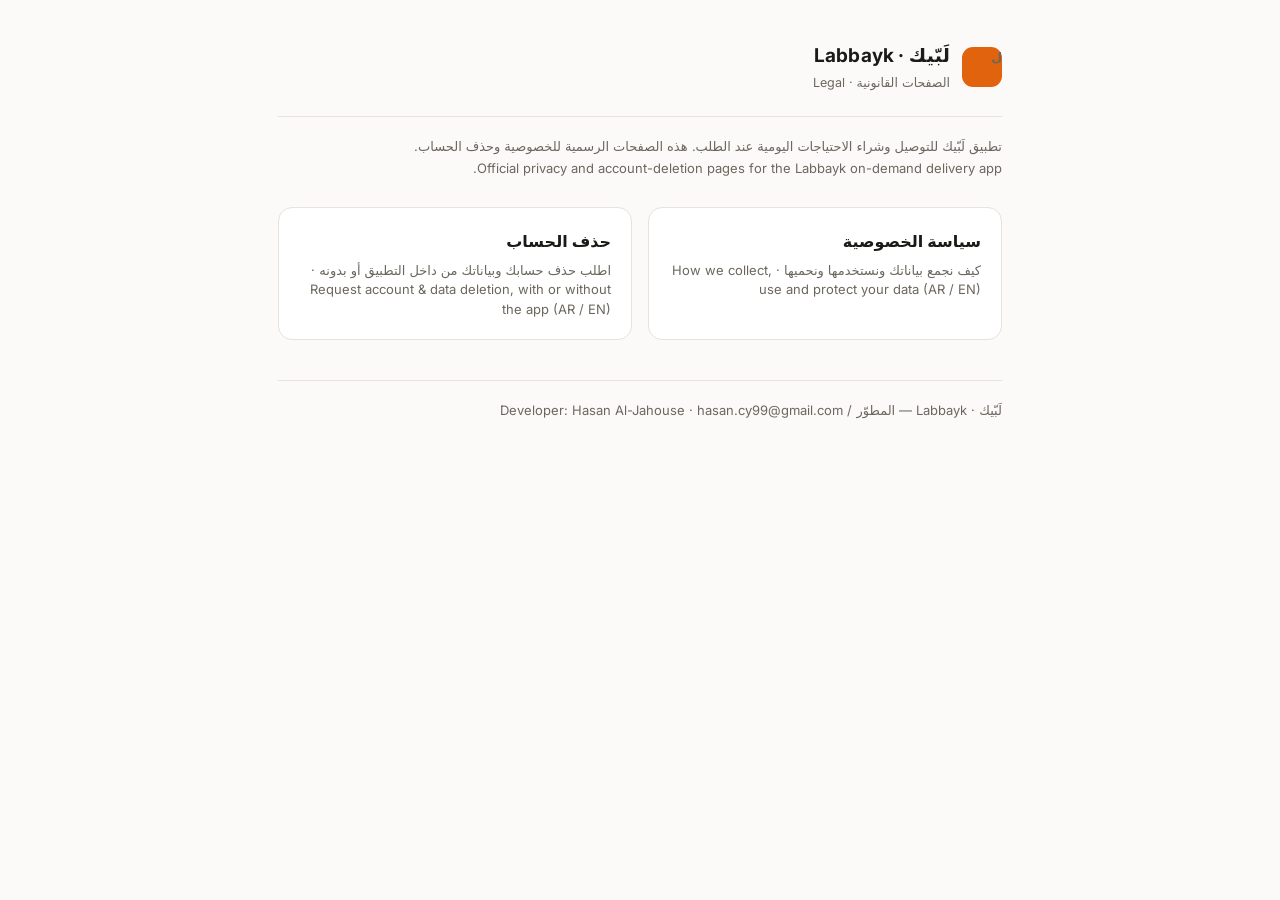
<file: index.html>
<!doctype html>
<html lang="ar" dir="rtl">
<head>
<meta charset="utf-8">
<meta name="viewport" content="width=device-width, initial-scale=1, viewport-fit=cover">
<title>لَبّيك — الصفحات القانونية | Labbayk Legal</title>
<meta name="description" content="الصفحات القانونية لتطبيق لَبّيك: سياسة الخصوصية وحذف الحساب — Labbayk legal pages: Privacy Policy and Account Deletion.">
<link rel="preconnect" href="https://fonts.googleapis.com">
<link rel="preconnect" href="https://fonts.gstatic.com" crossorigin>
<link rel="stylesheet" href="https://fonts.googleapis.com/css2?family=Cairo:wght@400;600;700&family=Inter:wght@400;600;700&display=swap">
<link rel="stylesheet" href="styles.css">
</head>
<body>
<div class="wrap">
  <header>
    <div class="brand">
      <span class="logo" aria-hidden="true">ل</span>
      <div><b>لَبّيك · Labbayk</b><span>الصفحات القانونية · Legal</span></div>
    </div>
  </header>

  <p class="meta" style="direction:rtl;text-align:right">تطبيق لَبّيك للتوصيل وشراء الاحتياجات اليومية عند الطلب. هذه الصفحات الرسمية للخصوصية وحذف الحساب.<br>Official privacy and account-deletion pages for the Labbayk on-demand delivery app.</p>

  <div class="cards">
    <a class="card" href="privacy.html">
      <b>سياسة الخصوصية</b>
      <small>كيف نجمع بياناتك ونستخدمها ونحميها · How we collect, use and protect your data (AR / EN)</small>
    </a>
    <a class="card" href="delete-account.html">
      <b>حذف الحساب</b>
      <small>اطلب حذف حسابك وبياناتك من داخل التطبيق أو بدونه · Request account &amp; data deletion, with or without the app (AR / EN)</small>
    </a>
  </div>

  <footer>لَبّيك · Labbayk — المطوّر / Developer: Hasan Al-Jahouse · hasan.cy99@gmail.com</footer>
</div>
</body>
</html>
</file>
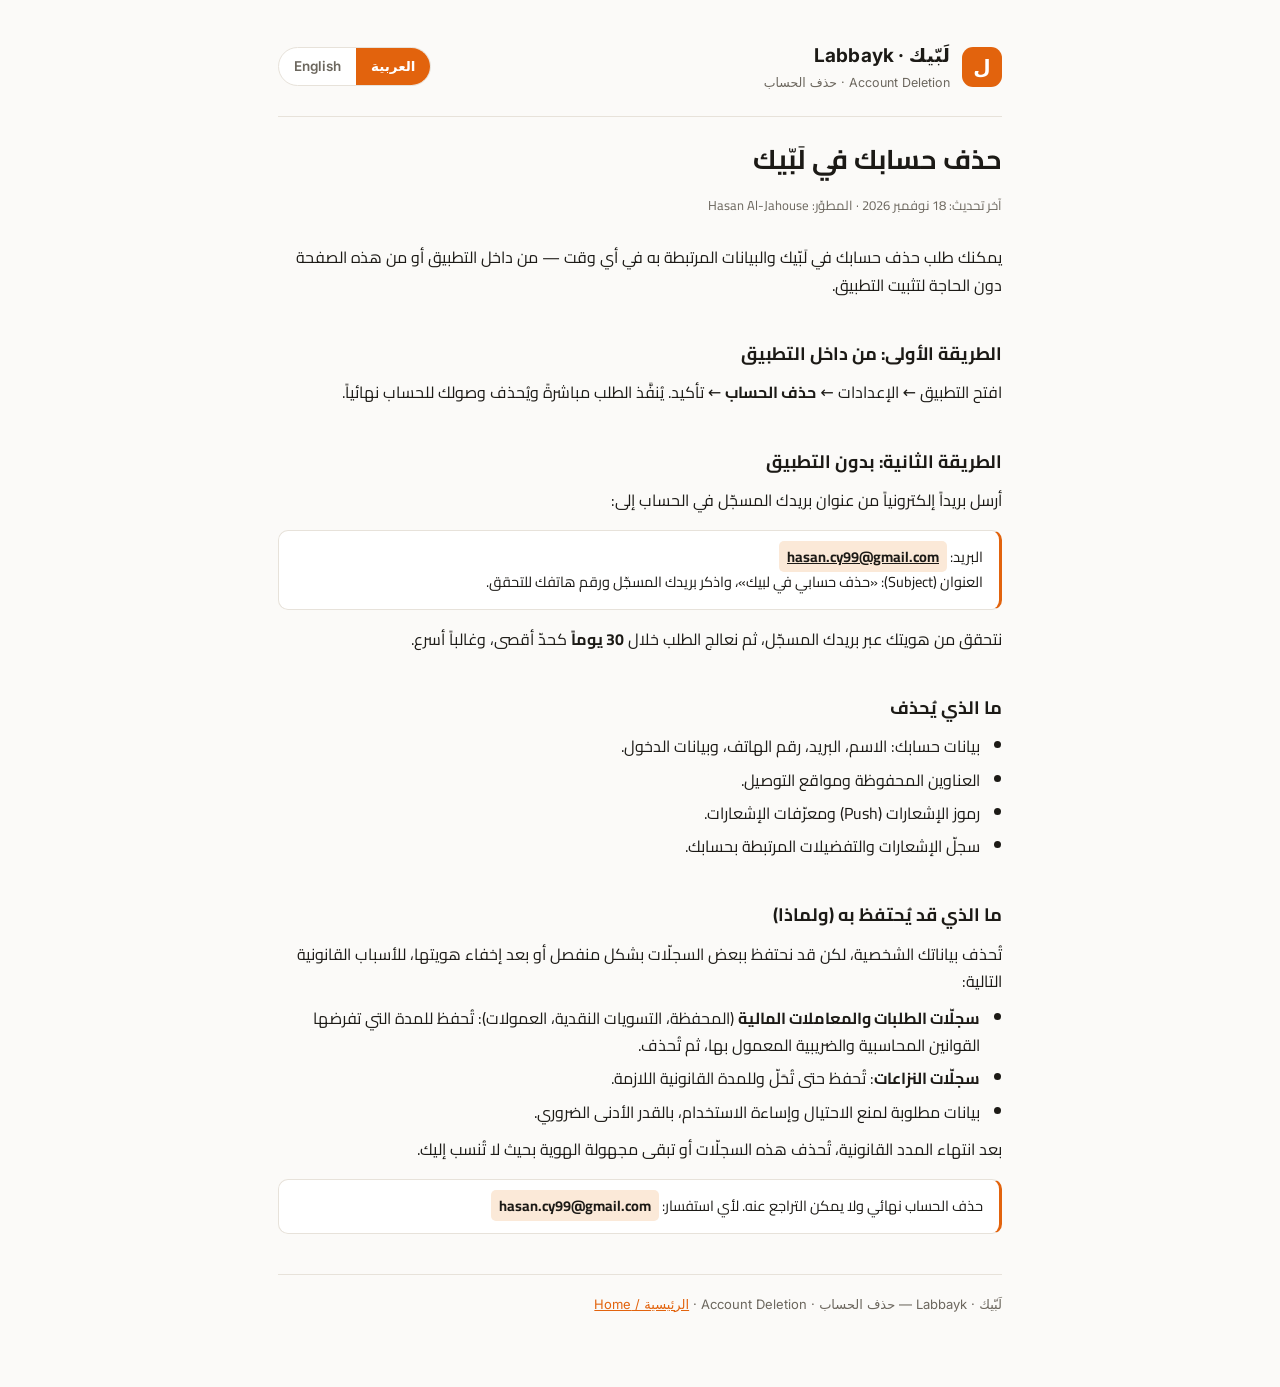
<file: delete-account.html>
<!doctype html>
<html lang="ar" dir="rtl">
<head>
<meta charset="utf-8">
<meta name="viewport" content="width=device-width, initial-scale=1, viewport-fit=cover">
<title>حذف الحساب — لَبّيك | Labbayk Account Deletion</title>
<meta name="description" content="اطلب حذف حسابك وبياناتك في تطبيق لَبّيك — Request deletion of your Labbayk account and data.">
<link rel="preconnect" href="https://fonts.googleapis.com">
<link rel="preconnect" href="https://fonts.gstatic.com" crossorigin>
<link rel="stylesheet" href="https://fonts.googleapis.com/css2?family=Cairo:wght@400;600;700&family=Inter:wght@400;600;700&display=swap">
<link rel="stylesheet" href="styles.css">
</head>
<body>
<div class="wrap">
  <header>
    <div class="brand">
      <a class="logo" href="index.html">ل</a>
      <div><b>لَبّيك · Labbayk</b><span>Account Deletion · حذف الحساب</span></div>
    </div>
    <div class="toggle" role="group" aria-label="Language">
      <button id="btn-ar" aria-pressed="true">العربية</button>
      <button id="btn-en" aria-pressed="false">English</button>
    </div>
  </header>

  <section id="ar" lang="ar">
    <h1>حذف حسابك في لَبّيك</h1>
    <p class="meta">آخر تحديث: 18 نوفمبر 2026 · المطوّر: Hasan Al-Jahouse</p>
    <p>يمكنك طلب حذف حسابك في لَبّيك والبيانات المرتبطة به في أي وقت — من داخل التطبيق أو من هذه الصفحة دون الحاجة لتثبيت التطبيق.</p>

    <h2>الطريقة الأولى: من داخل التطبيق</h2>
    <p>افتح التطبيق ← الإعدادات ← <strong>حذف الحساب</strong> ← تأكيد. يُنفَّذ الطلب مباشرةً ويُحذف وصولك للحساب نهائياً.</p>

    <h2>الطريقة الثانية: بدون التطبيق</h2>
    <p>أرسل بريداً إلكترونياً من عنوان بريدك المسجّل في الحساب إلى:</p>
    <div class="note">البريد: <a class="email" href="mailto:hasan.cy99@gmail.com?subject=حذف%20حسابي%20في%20لبيك%20-%20Delete%20my%20Labbayk%20account">hasan.cy99@gmail.com</a><br>العنوان (Subject): «حذف حسابي في لبيك»، واذكر بريدك المسجّل ورقم هاتفك للتحقق.</div>
    <p>نتحقق من هويتك عبر بريدك المسجّل، ثم نعالج الطلب خلال <strong>30 يوماً</strong> كحدّ أقصى، وغالباً أسرع.</p>

    <h2>ما الذي يُحذف</h2>
    <ul>
      <li>بيانات حسابك: الاسم، البريد، رقم الهاتف، وبيانات الدخول.</li>
      <li>العناوين المحفوظة ومواقع التوصيل.</li>
      <li>رموز الإشعارات (Push) ومعرّفات الإشعارات.</li>
      <li>سجلّ الإشعارات والتفضيلات المرتبطة بحسابك.</li>
    </ul>

    <h2>ما الذي قد يُحتفظ به (ولماذا)</h2>
    <p>تُحذف بياناتك الشخصية، لكن قد نحتفظ ببعض السجلّات بشكل منفصل أو بعد إخفاء هويتها، للأسباب القانونية التالية:</p>
    <ul>
      <li><strong>سجلّات الطلبات والمعاملات المالية</strong> (المحفظة، التسويات النقدية، العمولات): تُحفظ للمدة التي تفرضها القوانين المحاسبية والضريبية المعمول بها، ثم تُحذف.</li>
      <li><strong>سجلّات النزاعات</strong>: تُحفظ حتى تُحَلّ وللمدة القانونية اللازمة.</li>
      <li>بيانات مطلوبة لمنع الاحتيال وإساءة الاستخدام، بالقدر الأدنى الضروري.</li>
    </ul>
    <p>بعد انتهاء المدد القانونية، تُحذف هذه السجلّات أو تبقى مجهولة الهوية بحيث لا تُنسب إليك.</p>

    <div class="note">حذف الحساب نهائي ولا يمكن التراجع عنه. لأي استفسار: <span class="email">hasan.cy99@gmail.com</span></div>
  </section>

  <section id="en" lang="en" hidden>
    <h1>Delete your Labbayk account</h1>
    <p class="meta">Last updated: 18 November 2026 · Developer: Hasan Al-Jahouse</p>
    <p>You can request deletion of your Labbayk account and its associated data at any time — from inside the app or from this page without installing the app.</p>

    <h2>Option 1: From inside the app</h2>
    <p>Open the app → Settings → <strong>Delete account</strong> → confirm. The request runs immediately and your account access is permanently removed.</p>

    <h2>Option 2: Without the app</h2>
    <p>Send an email from the address registered on your account to:</p>
    <div class="note">Email: <a class="email" href="mailto:hasan.cy99@gmail.com?subject=Delete%20my%20Labbayk%20account">hasan.cy99@gmail.com</a><br>Subject: "Delete my Labbayk account", and include your registered email and phone number for verification.</div>
    <p>We verify your identity via your registered email, then process the request within <strong>30 days</strong> at most, usually sooner.</p>

    <h2>What is deleted</h2>
    <ul>
      <li>Your account data: name, email, phone number, and credentials.</li>
      <li>Saved addresses and delivery locations.</li>
      <li>Push notification tokens and identifiers.</li>
      <li>Notification history and account-linked preferences.</li>
    </ul>

    <h2>What may be retained (and why)</h2>
    <p>Your personal data is deleted, but we may keep some records separately or in anonymized form for the following legal reasons:</p>
    <ul>
      <li><strong>Order and financial-transaction records</strong> (wallet, cash settlements, commissions): kept for the period required by applicable accounting and tax law, then deleted.</li>
      <li><strong>Dispute records</strong>: kept until resolved and for the legally required period.</li>
      <li>Data needed to prevent fraud and abuse, to the minimum extent necessary.</li>
    </ul>
    <p>Once the legal periods end, these records are deleted or kept anonymized so they cannot be linked to you.</p>

    <div class="note">Account deletion is permanent and cannot be undone. For any question: <span class="email">hasan.cy99@gmail.com</span></div>
  </section>

  <footer>لَبّيك · Labbayk — حذف الحساب · Account Deletion · <a href="index.html">الرئيسية / Home</a></footer>
</div>
<script src="lang.js"></script>
</body>
</html>
</file>
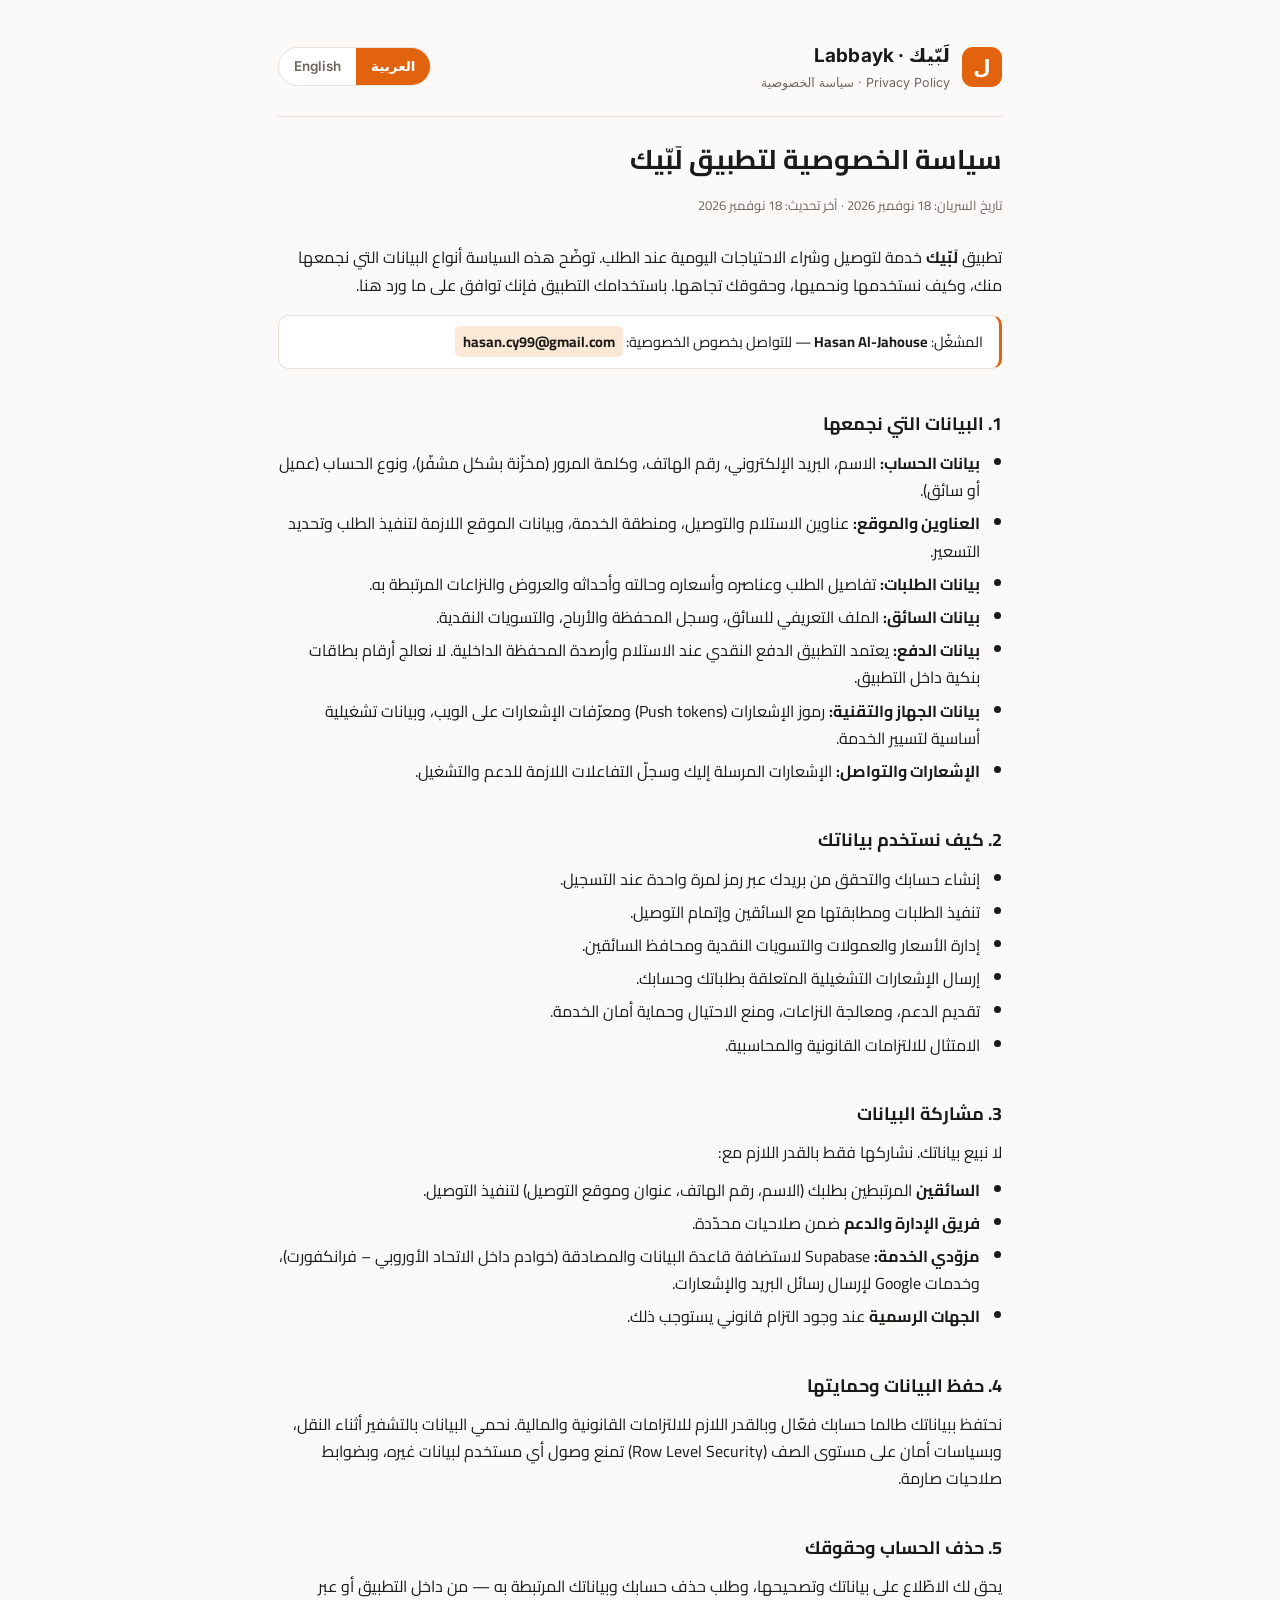
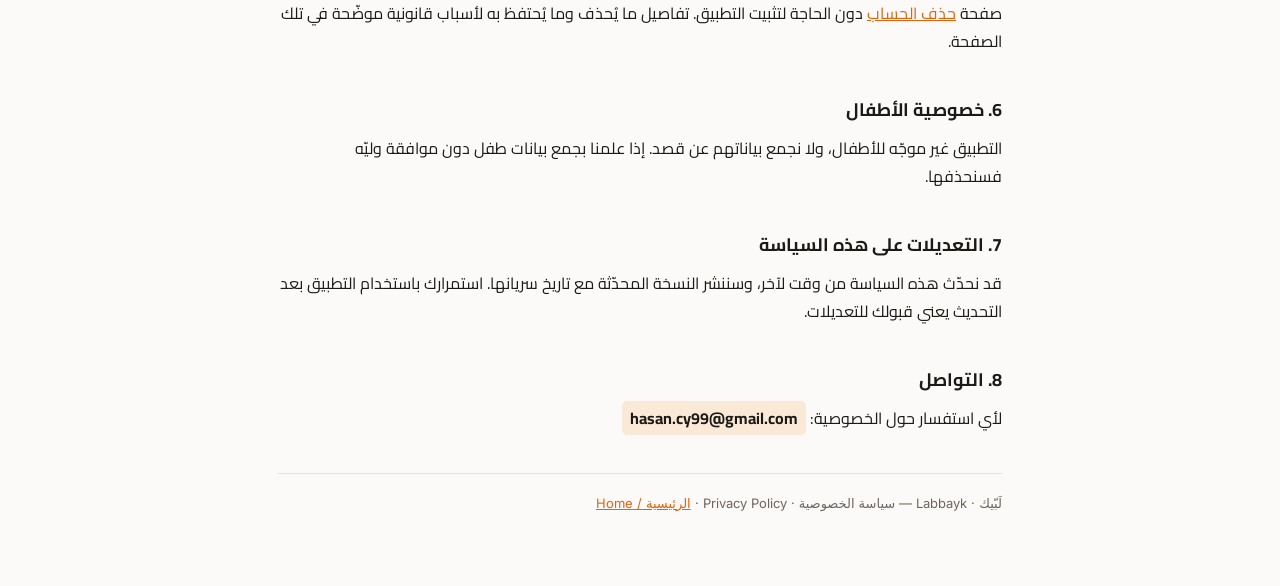
<file: privacy.html>
<!doctype html>
<html lang="ar" dir="rtl">
<head>
<meta charset="utf-8">
<meta name="viewport" content="width=device-width, initial-scale=1, viewport-fit=cover">
<title>سياسة الخصوصية — لَبّيك | Labbayk Privacy Policy</title>
<meta name="description" content="سياسة الخصوصية لتطبيق لَبّيك للتوصيل عند الطلب — Privacy Policy for the Labbayk on-demand delivery app.">
<link rel="preconnect" href="https://fonts.googleapis.com">
<link rel="preconnect" href="https://fonts.gstatic.com" crossorigin>
<link rel="stylesheet" href="https://fonts.googleapis.com/css2?family=Cairo:wght@400;600;700&family=Inter:wght@400;600;700&display=swap">
<link rel="stylesheet" href="styles.css">
</head>
<body>
<div class="wrap">
  <header>
    <div class="brand">
      <a class="logo" href="index.html">ل</a>
      <div><b>لَبّيك · Labbayk</b><span>Privacy Policy · سياسة الخصوصية</span></div>
    </div>
    <div class="toggle" role="group" aria-label="Language">
      <button id="btn-ar" aria-pressed="true">العربية</button>
      <button id="btn-en" aria-pressed="false">English</button>
    </div>
  </header>

  <section id="ar" lang="ar">
    <h1>سياسة الخصوصية لتطبيق لَبّيك</h1>
    <p class="meta">تاريخ السريان: 18 نوفمبر 2026 · آخر تحديث: 18 نوفمبر 2026</p>
    <p>تطبيق <strong>لَبّيك</strong> خدمة لتوصيل وشراء الاحتياجات اليومية عند الطلب. توضّح هذه السياسة أنواع البيانات التي نجمعها منك، وكيف نستخدمها ونحميها، وحقوقك تجاهها. باستخدامك التطبيق فإنك توافق على ما ورد هنا.</p>
    <div class="note">المشغّل: <strong>Hasan Al-Jahouse</strong> — للتواصل بخصوص الخصوصية: <span class="email">hasan.cy99@gmail.com</span></div>

    <h2>1. البيانات التي نجمعها</h2>
    <ul>
      <li><strong>بيانات الحساب:</strong> الاسم، البريد الإلكتروني، رقم الهاتف، وكلمة المرور (مخزّنة بشكل مشفّر)، ونوع الحساب (عميل أو سائق).</li>
      <li><strong>العناوين والموقع:</strong> عناوين الاستلام والتوصيل، ومنطقة الخدمة، وبيانات الموقع اللازمة لتنفيذ الطلب وتحديد التسعير.</li>
      <li><strong>بيانات الطلبات:</strong> تفاصيل الطلب وعناصره وأسعاره وحالته وأحداثه والعروض والنزاعات المرتبطة به.</li>
      <li><strong>بيانات السائق:</strong> الملف التعريفي للسائق، وسجل المحفظة والأرباح، والتسويات النقدية.</li>
      <li><strong>بيانات الدفع:</strong> يعتمد التطبيق الدفع النقدي عند الاستلام وأرصدة المحفظة الداخلية. لا نعالج أرقام بطاقات بنكية داخل التطبيق.</li>
      <li><strong>بيانات الجهاز والتقنية:</strong> رموز الإشعارات (Push tokens) ومعرّفات الإشعارات على الويب، وبيانات تشغيلية أساسية لتسيير الخدمة.</li>
      <li><strong>الإشعارات والتواصل:</strong> الإشعارات المرسلة إليك وسجلّ التفاعلات اللازمة للدعم والتشغيل.</li>
    </ul>

    <h2>2. كيف نستخدم بياناتك</h2>
    <ul>
      <li>إنشاء حسابك والتحقق من بريدك عبر رمز لمرة واحدة عند التسجيل.</li>
      <li>تنفيذ الطلبات ومطابقتها مع السائقين وإتمام التوصيل.</li>
      <li>إدارة الأسعار والعمولات والتسويات النقدية ومحافظ السائقين.</li>
      <li>إرسال الإشعارات التشغيلية المتعلقة بطلباتك وحسابك.</li>
      <li>تقديم الدعم، ومعالجة النزاعات، ومنع الاحتيال وحماية أمان الخدمة.</li>
      <li>الامتثال للالتزامات القانونية والمحاسبية.</li>
    </ul>

    <h2>3. مشاركة البيانات</h2>
    <p>لا نبيع بياناتك. نشاركها فقط بالقدر اللازم مع:</p>
    <ul>
      <li><strong>السائقين</strong> المرتبطين بطلبك (الاسم، رقم الهاتف، عنوان وموقع التوصيل) لتنفيذ التوصيل.</li>
      <li><strong>فريق الإدارة والدعم</strong> ضمن صلاحيات محدّدة.</li>
      <li><strong>مزوّدي الخدمة:</strong> Supabase لاستضافة قاعدة البيانات والمصادقة (خوادم داخل الاتحاد الأوروبي – فرانكفورت)، وخدمات Google لإرسال رسائل البريد والإشعارات.</li>
      <li><strong>الجهات الرسمية</strong> عند وجود التزام قانوني يستوجب ذلك.</li>
    </ul>

    <h2>4. حفظ البيانات وحمايتها</h2>
    <p>نحتفظ ببياناتك طالما حسابك فعّال وبالقدر اللازم للالتزامات القانونية والمالية. نحمي البيانات بالتشفير أثناء النقل، وبسياسات أمان على مستوى الصف (Row Level Security) تمنع وصول أي مستخدم لبيانات غيره، وبضوابط صلاحيات صارمة.</p>

    <h2>5. حذف الحساب وحقوقك</h2>
    <p>يحق لك الاطّلاع على بياناتك وتصحيحها، وطلب حذف حسابك وبياناتك المرتبطة به — من داخل التطبيق أو عبر صفحة <a href="delete-account.html">حذف الحساب</a> دون الحاجة لتثبيت التطبيق. تفاصيل ما يُحذف وما يُحتفظ به لأسباب قانونية موضّحة في تلك الصفحة.</p>

    <h2>6. خصوصية الأطفال</h2>
    <p>التطبيق غير موجّه للأطفال، ولا نجمع بياناتهم عن قصد. إذا علمنا بجمع بيانات طفل دون موافقة وليّه فسنحذفها.</p>

    <h2>7. التعديلات على هذه السياسة</h2>
    <p>قد نحدّث هذه السياسة من وقت لآخر، وسننشر النسخة المحدّثة مع تاريخ سريانها. استمرارك باستخدام التطبيق بعد التحديث يعني قبولك للتعديلات.</p>

    <h2>8. التواصل</h2>
    <p>لأي استفسار حول الخصوصية: <span class="email">hasan.cy99@gmail.com</span></p>
  </section>

  <section id="en" lang="en" hidden>
    <h1>Labbayk Privacy Policy</h1>
    <p class="meta">Effective date: 18 November 2026 · Last updated: 18 November 2026</p>
    <p><strong>Labbayk</strong> is an on-demand app for delivering and buying everyday needs. This policy explains what data we collect from you, how we use and protect it, and the rights you have. By using the app you agree to the terms below.</p>
    <div class="note">Operator: <strong>Hasan Al-Jahouse</strong> — Privacy contact: <span class="email">hasan.cy99@gmail.com</span></div>

    <h2>1. Data we collect</h2>
    <ul>
      <li><strong>Account data:</strong> name, email, phone number, password (stored encrypted), and account role (customer or driver).</li>
      <li><strong>Addresses &amp; location:</strong> pickup and delivery addresses, service zone, and the location data needed to fulfil orders and determine pricing.</li>
      <li><strong>Order data:</strong> order details, items, prices, status, events, offers, and related disputes.</li>
      <li><strong>Driver data:</strong> driver profile, wallet and earnings ledger, and cash settlements.</li>
      <li><strong>Payment data:</strong> the app uses cash on delivery and internal wallet balances. We do not process bank-card numbers inside the app.</li>
      <li><strong>Device &amp; technical data:</strong> push notification tokens and web push identifiers, plus basic operational data needed to run the service.</li>
      <li><strong>Notifications &amp; communications:</strong> notifications sent to you and the interaction records needed for support and operations.</li>
    </ul>

    <h2>2. How we use your data</h2>
    <ul>
      <li>Create your account and verify your email with a one-time code at sign-up.</li>
      <li>Process orders, match them with drivers, and complete delivery.</li>
      <li>Manage pricing, commissions, cash settlements, and driver wallets.</li>
      <li>Send operational notifications about your orders and account.</li>
      <li>Provide support, resolve disputes, prevent fraud, and protect service safety.</li>
      <li>Comply with legal and accounting obligations.</li>
    </ul>

    <h2>3. Data sharing</h2>
    <p>We do not sell your data. We share it only as needed with:</p>
    <ul>
      <li><strong>Drivers</strong> assigned to your order (name, phone number, delivery address and location) to carry out the delivery.</li>
      <li><strong>Our admin and support team</strong>, under scoped permissions.</li>
      <li><strong>Service providers:</strong> Supabase for database hosting and authentication (servers in the EU – Frankfurt), and Google services for email and push notification delivery.</li>
      <li><strong>Authorities</strong> where a legal obligation requires it.</li>
    </ul>

    <h2>4. Data retention &amp; security</h2>
    <p>We keep your data while your account is active and for as long as needed for legal and financial obligations. We protect data with encryption in transit, Row Level Security policies that prevent any user from accessing another user's data, and strict access controls.</p>

    <h2>5. Account deletion &amp; your rights</h2>
    <p>You have the right to access and correct your data, and to request deletion of your account and its associated data — from inside the app or via our <a href="delete-account.html">Account Deletion</a> page without installing the app. What is deleted and what is retained for legal reasons is explained on that page.</p>

    <h2>6. Children's privacy</h2>
    <p>The app is not directed to children, and we do not knowingly collect their data. If we learn we collected a child's data without parental consent, we will delete it.</p>

    <h2>7. Changes to this policy</h2>
    <p>We may update this policy from time to time and will post the updated version with its effective date. Continued use of the app after an update means you accept the changes.</p>

    <h2>8. Contact</h2>
    <p>For any privacy question: <span class="email">hasan.cy99@gmail.com</span></p>
  </section>

  <footer>لَبّيك · Labbayk — سياسة الخصوصية · Privacy Policy · <a href="index.html">الرئيسية / Home</a></footer>
</div>
<script src="lang.js"></script>
</body>
</html>
</file>
<file: styles.css>
/* Labbayk legal pages — shared styles. Warm neutral ground, amber brand accent, AR/EN toggle, light+dark. */
:root{
  --bg:#fbfaf8; --surface:#ffffff; --fg:#1c1a16; --muted:#6c675e;
  --border:#e7e2da; --accent:#e2630d; --accent-soft:#fbe9d8;
  --ar:'Cairo','Noto Kufi Arabic',system-ui,sans-serif;
  --en:'Inter',system-ui,sans-serif;
}
@media (prefers-color-scheme:dark){:root:not([data-theme="light"]){
  --bg:#15130e; --surface:#1e1b15; --fg:#f2eee7; --muted:#a7a194;
  --border:#332e25; --accent:#ff8c40; --accent-soft:#3a2a18; color-scheme:dark;
}}
:root[data-theme="dark"]{
  --bg:#15130e; --surface:#1e1b15; --fg:#f2eee7; --muted:#a7a194;
  --border:#332e25; --accent:#ff8c40; --accent-soft:#3a2a18; color-scheme:dark;
}
*{box-sizing:border-box}
html,body{margin:0}
body{background:var(--bg);color:var(--fg);font-family:var(--en);line-height:1.7}
.wrap{max-width:760px;margin:0 auto;padding-left:max(18px,env(safe-area-inset-left,0px));padding-right:max(18px,env(safe-area-inset-right,0px));padding-block:40px 72px}
header{display:flex;flex-wrap:wrap;gap:16px;align-items:center;justify-content:space-between;border-bottom:1px solid var(--border);padding-bottom:22px;margin-bottom:8px}
.brand{display:flex;align-items:center;gap:12px;min-width:0}
.logo{width:40px;height:40px;border-radius:11px;background:var(--accent);color:#fff;font-weight:700;font-size:20px;display:grid;place-items:center;flex:0 0 auto;text-decoration:none}
.brand b{font-size:19px;letter-spacing:.2px}
.brand span{display:block;font-size:12.5px;color:var(--muted)}
.toggle{display:flex;border:1px solid var(--border);border-radius:999px;overflow:hidden;background:var(--surface)}
.toggle button{appearance:none;border:0;background:transparent;color:var(--muted);font:inherit;font-weight:600;font-size:13.5px;padding:7px 15px;cursor:pointer}
.toggle button[aria-pressed="true"]{background:var(--accent);color:#fff}
.meta{font-size:13px;color:var(--muted);margin:18px 0 28px}
h1{font-size:27px;line-height:1.25;margin:26px 0 6px}
h2{font-size:18px;margin:34px 0 8px;padding-top:6px}
p{margin:10px 0}
ul{margin:10px 0;padding-inline-start:22px}
li{margin:6px 0}
a{color:var(--accent)}
.note{background:var(--surface);border:1px solid var(--border);border-inline-start:3px solid var(--accent);border-radius:10px;padding:14px 16px;margin:16px 0;font-size:14.5px}
.email{font-weight:700;color:var(--fg);background:var(--accent-soft);border-radius:5px;padding:2px 8px;white-space:nowrap}
.cards{display:grid;gap:16px;grid-template-columns:1fr 1fr;margin-top:26px}
.card{display:block;background:var(--surface);border:1px solid var(--border);border-radius:14px;padding:20px;text-decoration:none;color:var(--fg)}
.card:hover{border-color:var(--accent)}
.card b{display:block;font-size:16px;margin-bottom:6px}
.card small{color:var(--muted);font-size:13px;line-height:1.5;display:block}
footer{margin-top:40px;border-top:1px solid var(--border);padding-top:18px;font-size:13px;color:var(--muted)}
section[lang="ar"]{direction:rtl;text-align:right;font-family:var(--ar)}
section[lang="en"]{direction:ltr;text-align:left}
[hidden]{display:none!important}
@media (max-width:520px){.cards{grid-template-columns:1fr}}
</file>
